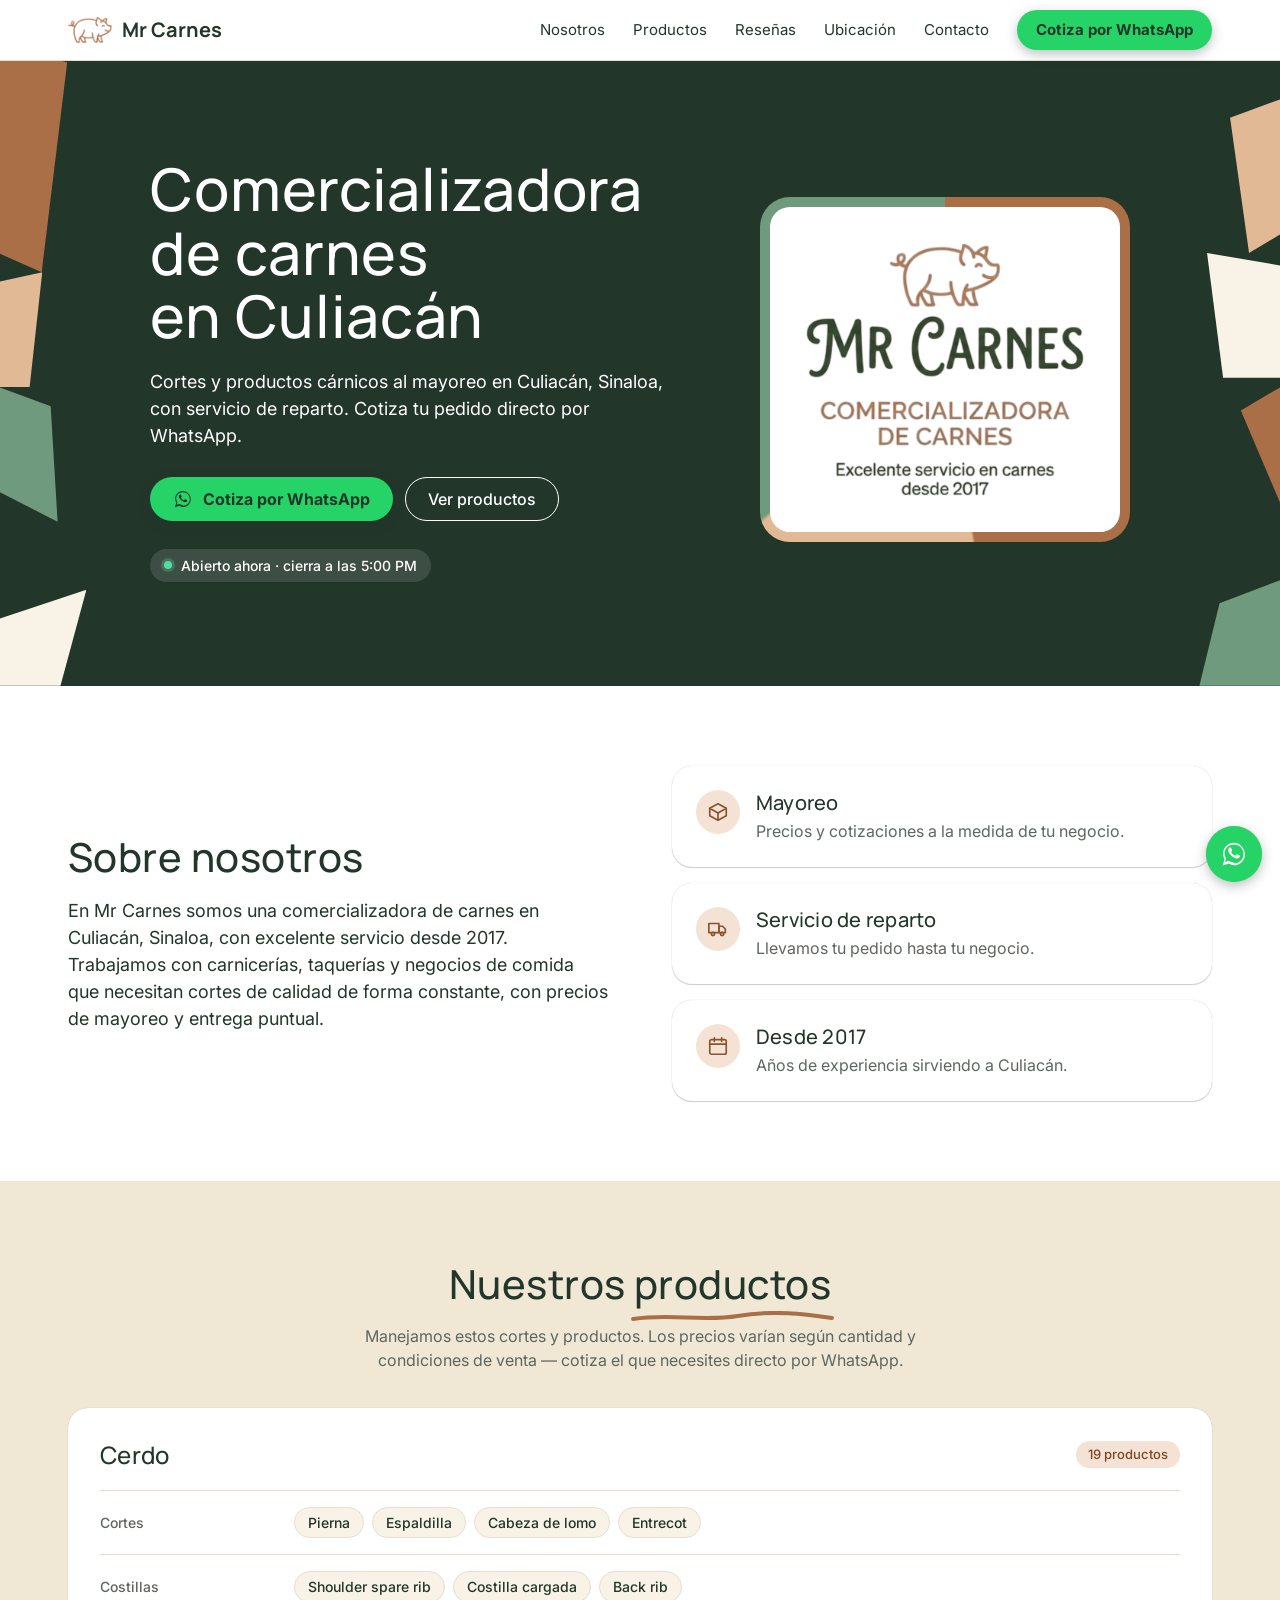
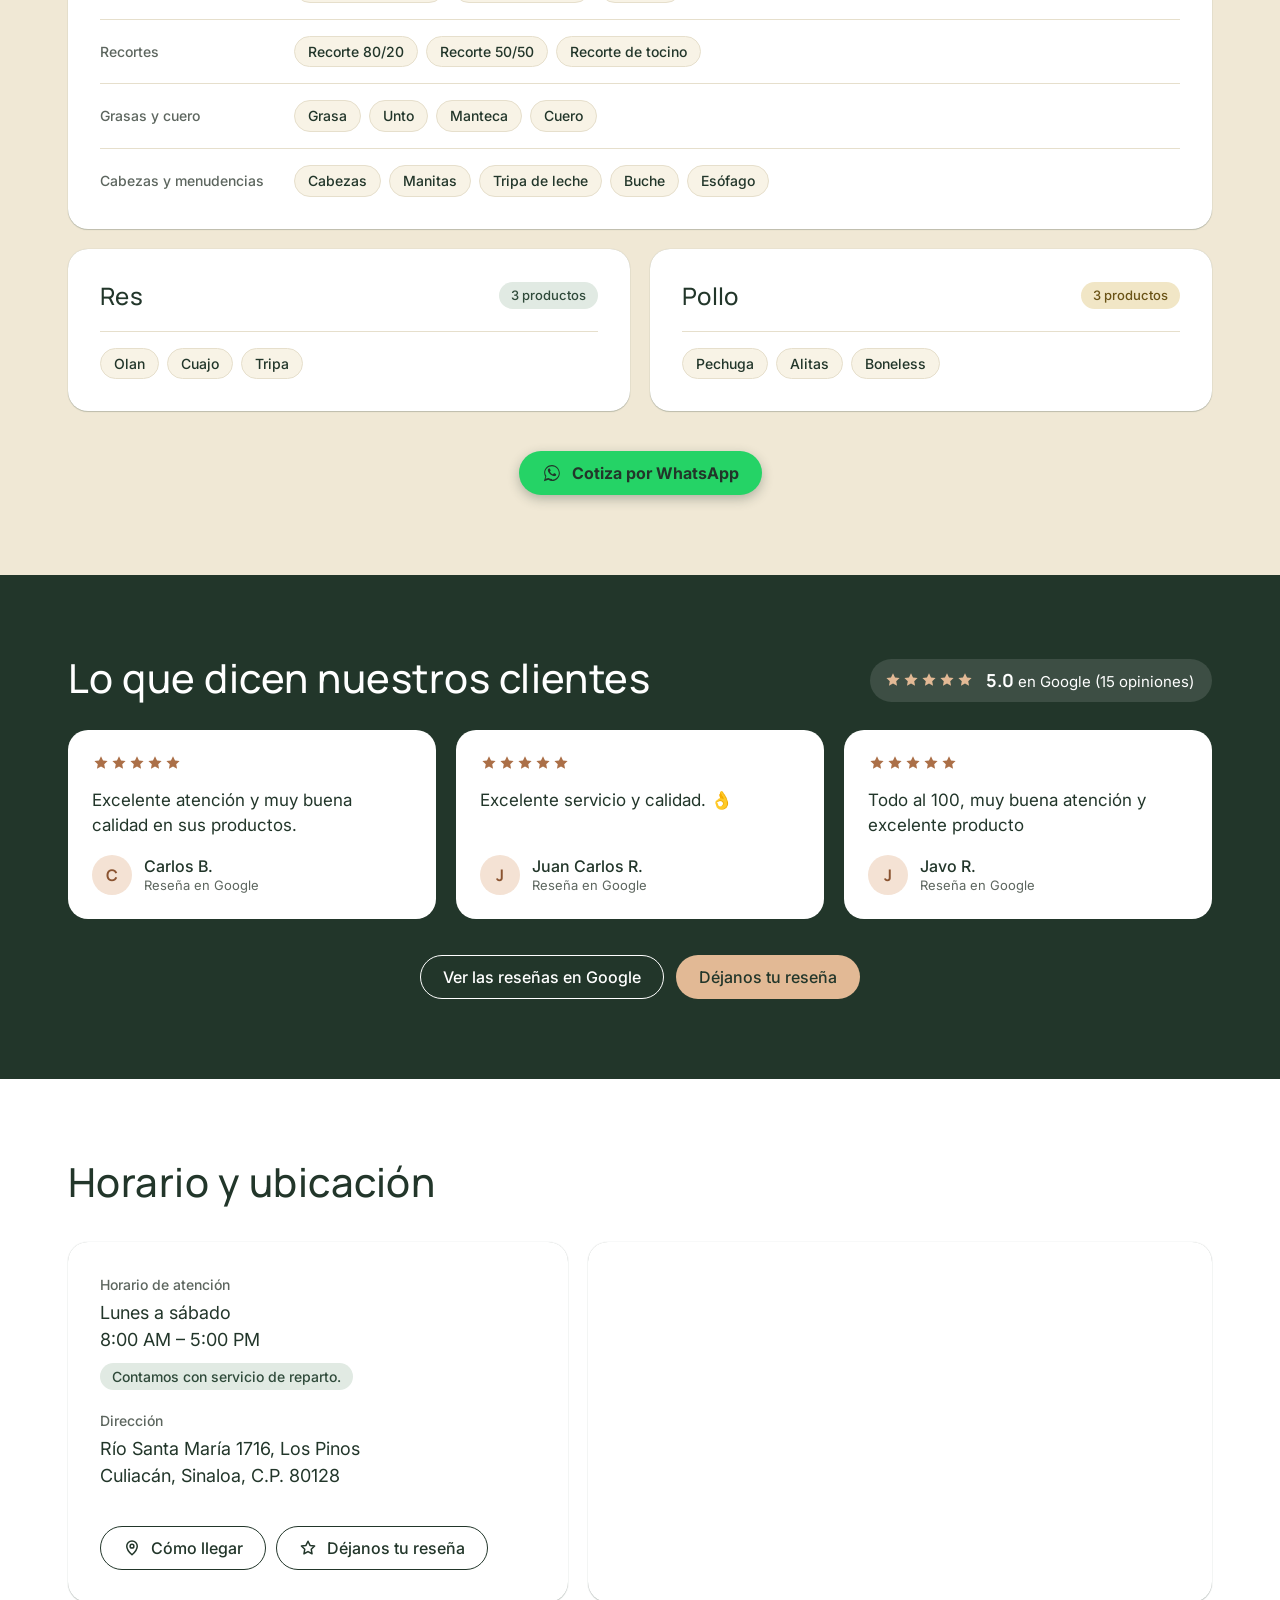
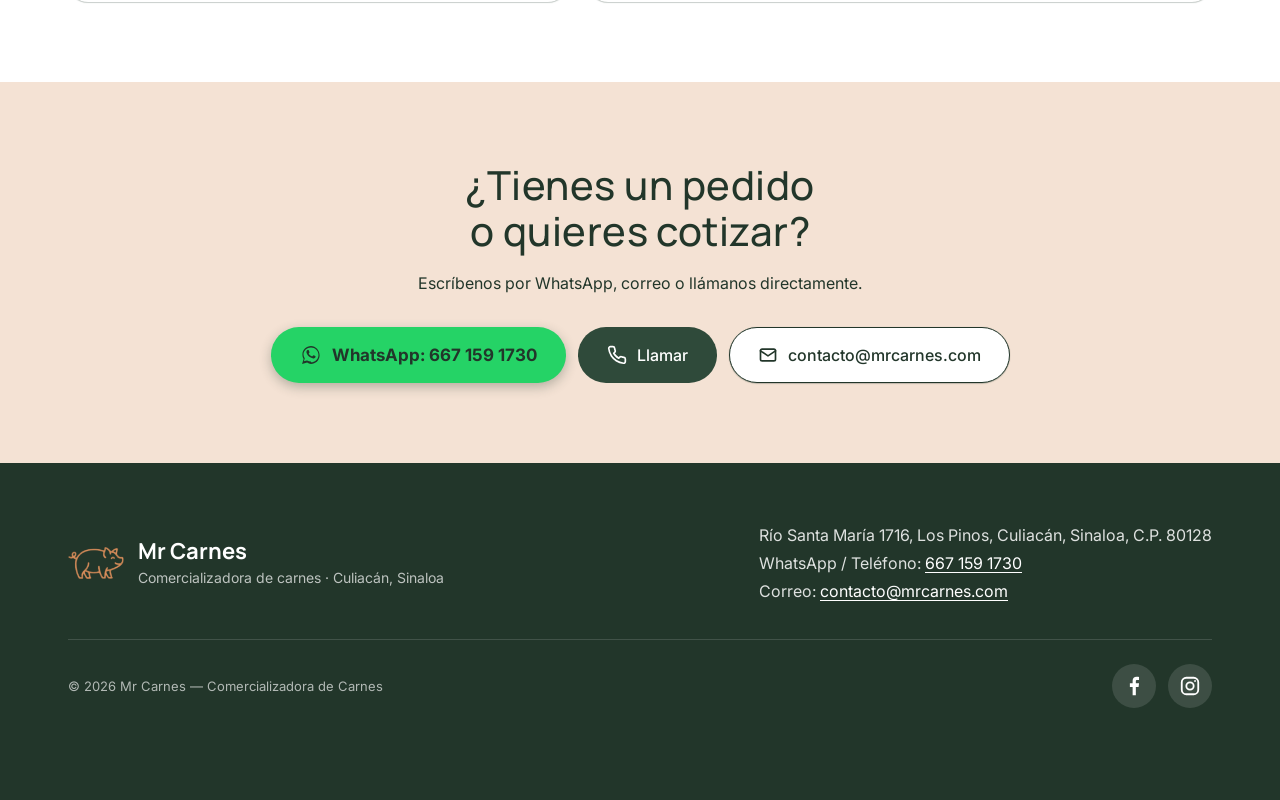
<file: index.html>
<!DOCTYPE html>
<html lang="es">
<head>
<meta charset="UTF-8" />
<meta name="viewport" content="width=device-width, initial-scale=1.0" />
<title>Carnes al mayoreo en Culiacán | Mr Carnes — Cerdo, Res y Pollo</title>
<meta name="description" content="Mr Carnes, comercializadora de carnes al mayoreo en Culiacán, Sinaloa. Cerdo, res y pollo con servicio de reparto. Cotiza por WhatsApp. Desde 2017." />
<meta name="theme-color" content="#ffffff" />
<link rel="canonical" href="https://mrcarnes.com/" />
<link rel="icon" type="image/png" href="assets/favicon.png" />
<meta property="og:type" content="website" />
<meta property="og:locale" content="es_MX" />
<meta property="og:site_name" content="Mr Carnes" />
<meta property="og:title" content="Mr Carnes — Carnes al mayoreo en Culiacán" />
<meta property="og:description" content="Cerdo, res y pollo al mayoreo con servicio de reparto. Cotiza por WhatsApp. Excelente servicio en carnes desde 2017." />
<meta property="og:url" content="https://mrcarnes.com/" />
<meta property="og:image" content="https://mrcarnes.com/assets/logo-fondo.png" />
<script type="application/ld+json">
{
  "@context": "https://schema.org",
  "@type": "LocalBusiness",
  "name": "Mr Carnes",
  "description": "Comercializadora de carnes al mayoreo en Culiacán, Sinaloa. Cerdo, res y pollo con servicio de reparto.",
  "url": "https://mrcarnes.com/",
  "image": "https://mrcarnes.com/assets/logo-fondo.png",
  "telephone": "+526671591730",
  "foundingDate": "2017",
  "hasMap": "https://www.google.com/maps/place/?q=place_id:ChIJV40PADTRvIYRp5NQW2xfBAs",
  "address": {
    "@type": "PostalAddress",
    "streetAddress": "Río Santa María 1716, Los Pinos",
    "addressLocality": "Culiacán",
    "addressRegion": "Sinaloa",
    "postalCode": "80128",
    "addressCountry": "MX"
  },
  "areaServed": { "@type": "City", "name": "Culiacán" },
  "openingHoursSpecification": {
    "@type": "OpeningHoursSpecification",
    "dayOfWeek": ["Monday", "Tuesday", "Wednesday", "Thursday", "Friday", "Saturday"],
    "opens": "08:00",
    "closes": "17:00"
  },
  "sameAs": [
    "https://www.facebook.com/mrcarnesmx",
    "https://www.instagram.com/mrcarnes.mx/"
  ]
}
</script>
<link rel="preload" as="image" href="assets/logo-completo.webp" />
<link rel="preconnect" href="https://fonts.googleapis.com" />
<link rel="preconnect" href="https://fonts.gstatic.com" crossorigin />
<link href="https://fonts.googleapis.com/css2?family=Inter:wght@400;500;700&family=Manrope:wght@400;500;700&display=swap" rel="stylesheet" />
<link rel="stylesheet" href="styles.css" />
</head>
<body>

<svg width="0" height="0" style="position:absolute" aria-hidden="true" focusable="false">
  <defs>
    <symbol id="i-wa" viewBox="0 0 32 32"><path d="M16.001 3C9.11 3 3.5 8.611 3.5 15.5c0 2.31.635 4.47 1.737 6.322L3 29l7.36-2.19A12.44 12.44 0 0 0 16 28.999C22.891 29 28.5 23.39 28.5 16.5S22.891 3 16.001 3Zm0 22.6c-2.03 0-3.93-.56-5.556-1.53l-.398-.235-4.37 1.3 1.317-4.257-.26-.412a10.06 10.06 0 0 1-1.634-5.466C5.1 9.83 9.93 5 16.001 5c6.07 0 10.899 4.83 10.899 10.9 0 6.07-4.83 10.7-10.899 10.7Zm5.99-8.14c-.328-.164-1.94-.958-2.24-1.067-.301-.11-.52-.164-.739.164-.219.328-.848 1.066-1.04 1.286-.191.219-.383.246-.71.082-.328-.164-1.386-.51-2.64-1.628-.976-.87-1.635-1.946-1.826-2.274-.191-.328-.02-.505.144-.668.148-.148.328-.383.492-.575.164-.191.219-.328.328-.547.11-.219.055-.41-.027-.575-.082-.164-.739-1.78-1.013-2.438-.267-.64-.539-.554-.739-.564l-.629-.011c-.219 0-.575.082-.876.41-.301.328-1.15 1.124-1.15 2.74 0 1.615 1.177 3.177 1.34 3.396.164.219 2.317 3.539 5.615 4.963.784.339 1.396.541 1.873.692.787.25 1.503.215 2.07.13.632-.094 1.94-.793 2.213-1.559.273-.766.273-1.422.191-1.559-.082-.137-.301-.219-.629-.383Z"/></symbol>
    <symbol id="i-caja" viewBox="0 0 24 24"><path d="M21 8l-9-5-9 5 9 5 9-5z"/><path d="M3 8v8l9 5 9-5V8"/><path d="M12 13v8"/></symbol>
    <symbol id="i-camion" viewBox="0 0 24 24"><path d="M2 6h11v10H2z"/><path d="M13 9h4l3 3v4h-7z"/><circle cx="6.5" cy="17.5" r="1.8"/><circle cx="16.5" cy="17.5" r="1.8"/></symbol>
    <symbol id="i-calendario" viewBox="0 0 24 24"><rect x="3" y="5" width="18" height="16" rx="2"/><path d="M3 10h18M8 3v4M16 3v4"/></symbol>
    <symbol id="i-telefono" viewBox="0 0 24 24"><path d="M22 16.92v3a2 2 0 0 1-2.18 2 19.79 19.79 0 0 1-8.63-3.07 19.5 19.5 0 0 1-6-6 19.79 19.79 0 0 1-3.07-8.67A2 2 0 0 1 4.11 2h3a2 2 0 0 1 2 1.72 12.84 12.84 0 0 0 .7 2.81 2 2 0 0 1-.45 2.11L8.09 9.91a16 16 0 0 0 6 6l1.27-1.27a2 2 0 0 1 2.11-.45 12.84 12.84 0 0 0 2.81.7A2 2 0 0 1 22 16.92z"/></symbol>
    <symbol id="i-correo" viewBox="0 0 24 24"><rect x="3" y="5" width="18" height="14" rx="2"/><path d="m3 7 9 6 9-6"/></symbol>
    <symbol id="i-ruta" viewBox="0 0 24 24"><path d="M12 21s-7-6.2-7-11.5A7 7 0 0 1 19 9.5C19 14.8 12 21 12 21z"/><circle cx="12" cy="9.5" r="2.5"/></symbol>
    <symbol id="i-estrella" viewBox="0 0 24 24"><path d="m12 3 2.7 5.6 6.1.8-4.5 4.2 1.1 6.1L12 16.8 6.6 19.7l1.1-6.1L3.2 9.4l6.1-.8L12 3z"/></symbol>
    <symbol id="i-cinco-estrellas" viewBox="0 0 120 24"><use href="#i-estrella" x="0" width="24" height="24"/><use href="#i-estrella" x="24" width="24" height="24"/><use href="#i-estrella" x="48" width="24" height="24"/><use href="#i-estrella" x="72" width="24" height="24"/><use href="#i-estrella" x="96" width="24" height="24"/></symbol>
  </defs>
</svg>

<a class="saltar" href="#contenido">Saltar al contenido</a>

<a class="whatsapp-flotante" href="https://wa.me/526671591730?text=Hola%2C%20quiero%20cotizar%20productos%20de%20Mr%20Carnes" target="_blank" rel="noopener" aria-label="Cotizar por WhatsApp">
  <svg width="28" height="28" fill="currentColor" aria-hidden="true"><use href="#i-wa"/></svg>
</a>

<header class="encabezado">
  <div class="contenedor encabezado-interior">
    <a href="#inicio" class="marca" aria-label="Mr Carnes, inicio">
      <img src="assets/marca.png" alt="" width="44" height="25" class="marca-logo" />
      <span class="marca-texto">Mr Carnes</span>
    </a>
    <button class="menu-boton" id="menuBoton" aria-label="Abrir menú" aria-expanded="false" aria-controls="nav">
      <span></span><span></span><span></span>
    </button>
    <nav class="nav" id="nav" aria-label="Principal">
      <a href="#nosotros">Nosotros</a>
      <a href="#productos">Productos</a>
      <a href="#resenas">Reseñas</a>
      <a href="#ubicacion">Ubicación</a>
      <a href="#contacto">Contacto</a>
      <a href="https://wa.me/526671591730?text=Hola%2C%20quiero%20cotizar%20productos%20de%20Mr%20Carnes" target="_blank" rel="noopener" class="boton boton-whatsapp nav-cta">Cotiza por WhatsApp</a>
    </nav>
  </div>
</header>

<main id="contenido">

  <section id="inicio" class="hero">
    <div class="confeti confeti-movil" aria-hidden="true"><span></span><span></span><span></span><span></span><span></span><span></span></div>
    <div class="confeti confeti-escritorio" aria-hidden="true"><span></span><span></span><span></span><span></span><span></span><span></span><span></span><span></span></div>
    <div class="contenedor hero-interior">
      <div class="hero-texto">
        <h1>Comercializadora de carnes en Culiacán</h1>
        <p class="hero-descripcion">Cortes y productos cárnicos al mayoreo en Culiacán, Sinaloa, con servicio de reparto. Cotiza tu pedido directo por WhatsApp.</p>
        <div class="hero-botones">
          <a href="https://wa.me/526671591730?text=Hola%2C%20quiero%20cotizar%20productos%20de%20Mr%20Carnes" target="_blank" rel="noopener" class="boton boton-whatsapp">
            <svg width="20" height="20" fill="currentColor" aria-hidden="true"><use href="#i-wa"/></svg>Cotiza por WhatsApp
          </a>
          <a href="#productos" class="boton boton-secundario">Ver productos</a>
        </div>
        <p class="estado-horario" id="estadoHorario" hidden><span class="punto" aria-hidden="true"></span><span id="estadoTexto"></span></p>
      </div>
      <div class="hero-logo">
        <div class="hero-logo-card">
          <img src="assets/logo-completo.webp" alt="Mr Carnes — Comercializadora de Carnes. Excelente servicio en carnes desde 2017" width="760" height="695" />
        </div>
      </div>
    </div>
  </section>

  <section id="nosotros" class="seccion">
    <div class="contenedor nosotros-grid">
      <div class="nosotros-texto">
        <h2>Sobre nosotros</h2>
        <p class="seccion-texto">
          En Mr Carnes somos una comercializadora de carnes en Culiacán, Sinaloa, con
          excelente servicio desde 2017. Trabajamos con carnicerías, taquerías y negocios
          de comida que necesitan cortes de calidad de forma constante, con precios de
          mayoreo y entrega puntual.
        </p>
      </div>
      <ul class="rasgos">
        <li>
          <span class="rasgo-icono"><svg width="22" height="22" fill="none" stroke="currentColor" stroke-width="1.8" stroke-linecap="round" stroke-linejoin="round" aria-hidden="true"><use href="#i-caja"/></svg></span>
          <div><h3>Mayoreo</h3><p>Precios y cotizaciones a la medida de tu negocio.</p></div>
        </li>
        <li>
          <span class="rasgo-icono"><svg width="22" height="22" fill="none" stroke="currentColor" stroke-width="1.8" stroke-linecap="round" stroke-linejoin="round" aria-hidden="true"><use href="#i-camion"/></svg></span>
          <div><h3>Servicio de reparto</h3><p>Llevamos tu pedido hasta tu negocio.</p></div>
        </li>
        <li>
          <span class="rasgo-icono"><svg width="22" height="22" fill="none" stroke="currentColor" stroke-width="1.8" stroke-linecap="round" stroke-linejoin="round" aria-hidden="true"><use href="#i-calendario"/></svg></span>
          <div><h3>Desde 2017</h3><p>Años de experiencia sirviendo a Culiacán.</p></div>
        </li>
      </ul>
    </div>
  </section>

  <section id="productos" class="seccion seccion-alterna">
    <div class="contenedor">
      <div class="seccion-cabecera seccion-cabecera-centro">
        <h2>Nuestros <span class="subrayado">productos</span></h2>
        <p class="seccion-texto">
          Manejamos estos cortes y productos. Los precios varían según cantidad y
          condiciones de venta — cotiza el que necesites directo por WhatsApp.
        </p>
      </div>
      <div class="catalogo">
        <article class="categoria categoria-cerdo">
          <header class="categoria-cab"><h3>Cerdo</h3><span class="cuenta"></span></header>
          <!-- Lista editable: agrega o quita un <li> dentro del grupo que corresponda. El contador se actualiza solo. -->
          <div class="subgrupo">
            <h4>Cortes</h4>
            <ul class="chips">
              <li>Pierna</li>
              <li>Espaldilla</li>
              <li>Cabeza de lomo</li>
              <li>Entrecot</li>
            </ul>
          </div>
          <div class="subgrupo">
            <h4>Costillas</h4>
            <ul class="chips">
              <li>Shoulder spare rib</li>
              <li>Costilla cargada</li>
              <li>Back rib</li>
            </ul>
          </div>
          <div class="subgrupo">
            <h4>Recortes</h4>
            <ul class="chips">
              <li>Recorte 80/20</li>
              <li>Recorte 50/50</li>
              <li>Recorte de tocino</li>
            </ul>
          </div>
          <div class="subgrupo">
            <h4>Grasas y cuero</h4>
            <ul class="chips">
              <li>Grasa</li>
              <li>Unto</li>
              <li>Manteca</li>
              <li>Cuero</li>
            </ul>
          </div>
          <div class="subgrupo">
            <h4>Cabezas y menudencias</h4>
            <ul class="chips">
              <li>Cabezas</li>
              <li>Manitas</li>
              <li>Tripa de leche</li>
              <li>Buche</li>
              <li>Esófago</li>
            </ul>
          </div>
        </article>
        <div class="categoria-lado">
          <article class="categoria categoria-res">
            <header class="categoria-cab"><h3>Res</h3><span class="cuenta"></span></header>
            <ul class="chips chips-solo">
              <li>Olan</li>
              <li>Cuajo</li>
              <li>Tripa</li>
            </ul>
          </article>
          <article class="categoria categoria-pollo">
            <header class="categoria-cab"><h3>Pollo</h3><span class="cuenta"></span></header>
            <ul class="chips chips-solo">
              <li>Pechuga</li>
              <li>Alitas</li>
              <li>Boneless</li>
            </ul>
          </article>
        </div>
      </div>
      <div class="productos-cta">
        <a href="https://wa.me/526671591730?text=Hola%2C%20quiero%20cotizar%20productos%20de%20Mr%20Carnes" target="_blank" rel="noopener" class="boton boton-whatsapp">
          <svg width="20" height="20" fill="currentColor" aria-hidden="true"><use href="#i-wa"/></svg>Cotiza por WhatsApp
        </a>
      </div>
    </div>
  </section>

  <section id="resenas" class="seccion seccion-resenas">
    <div class="contenedor">
      <!-- Reseñas copiadas de la ficha de Google Maps el 27 de octubre de 2026 (solo se ven 3 sin iniciar sesión). Para sumar otra, duplica un <figure class="resena">. Actualiza la calificación y el total de opiniones cuando cambien. -->
      <div class="resenas-cabecera">
        <h2>Lo que dicen nuestros clientes</h2>
        <p class="resenas-resumen">
          <svg class="estrellas" width="90" height="18" fill="currentColor" role="img" aria-label="5 de 5 estrellas"><use href="#i-cinco-estrellas"/></svg>
          <span><strong>5.0</strong> en Google (15 opiniones)</span>
        </p>
      </div>
      <div class="resenas-grid">
        <figure class="resena">
          <svg class="estrellas" width="90" height="18" fill="currentColor" role="img" aria-label="5 de 5 estrellas"><use href="#i-cinco-estrellas"/></svg>
          <blockquote><p>Excelente atención y muy buena calidad en sus productos.</p></blockquote>
          <figcaption>
            <span class="resena-inicial" aria-hidden="true">C</span>
            <span><span class="resena-nombre">Carlos B.</span><span class="resena-fuente">Reseña en Google</span></span>
          </figcaption>
        </figure>
        <figure class="resena">
          <svg class="estrellas" width="90" height="18" fill="currentColor" role="img" aria-label="5 de 5 estrellas"><use href="#i-cinco-estrellas"/></svg>
          <blockquote><p>Excelente servicio y calidad. 👌</p></blockquote>
          <figcaption>
            <span class="resena-inicial" aria-hidden="true">J</span>
            <span><span class="resena-nombre">Juan Carlos R.</span><span class="resena-fuente">Reseña en Google</span></span>
          </figcaption>
        </figure>
        <figure class="resena">
          <svg class="estrellas" width="90" height="18" fill="currentColor" role="img" aria-label="5 de 5 estrellas"><use href="#i-cinco-estrellas"/></svg>
          <blockquote><p>Todo al 100, muy buena atención y excelente producto</p></blockquote>
          <figcaption>
            <span class="resena-inicial" aria-hidden="true">J</span>
            <span><span class="resena-nombre">Javo R.</span><span class="resena-fuente">Reseña en Google</span></span>
          </figcaption>
        </figure>
      </div>
      <div class="resenas-cta">
        <a href="https://www.google.com/maps/place/?q=place_id:ChIJV40PADTRvIYRp5NQW2xfBAs" target="_blank" rel="noopener" class="boton boton-secundario">Ver las reseñas en Google</a>
        <a href="https://g.page/r/CaeTUFtsXwQLECE/review" target="_blank" rel="noopener" class="boton boton-primario">Déjanos tu reseña</a>
      </div>
    </div>
  </section>

  <section id="ubicacion" class="seccion">
    <div class="contenedor">
      <div class="seccion-cabecera">
        <h2>Horario y ubicación</h2>
      </div>
      <div class="ubicacion-grid">
        <div class="ubicacion-info">
          <dl class="datos">
            <div>
              <dt>Horario de atención</dt>
              <dd>Lunes a sábado<br />8:00 AM – 5:00 PM<br /><strong class="ubicacion-nota">Contamos con servicio de reparto.</strong></dd>
            </div>
            <div>
              <dt>Dirección</dt>
              <dd>Río Santa María 1716, Los Pinos<br />Culiacán, Sinaloa, C.P. 80128</dd>
            </div>
          </dl>
          <div class="ubicacion-botones">
            <a href="https://www.google.com/maps/dir/?api=1&amp;destination=Mr+Carnes+Culiac%C3%A1n&amp;destination_place_id=ChIJV40PADTRvIYRp5NQW2xfBAs" target="_blank" rel="noopener" class="boton boton-contorno">
              <svg width="18" height="18" fill="none" stroke="currentColor" stroke-width="2" stroke-linecap="round" stroke-linejoin="round" aria-hidden="true"><use href="#i-ruta"/></svg>Cómo llegar
            </a>
            <a href="https://g.page/r/CaeTUFtsXwQLECE/review" target="_blank" rel="noopener" class="boton boton-contorno">
              <svg width="18" height="18" fill="none" stroke="currentColor" stroke-width="2" stroke-linecap="round" stroke-linejoin="round" aria-hidden="true"><use href="#i-estrella"/></svg>Déjanos tu reseña
            </a>
          </div>
        </div>
        <div class="ubicacion-mapa">
          <iframe
            title="Ubicación de Mr Carnes"
            src="https://www.google.com/maps?q=R%C3%ADo+Santa+Mar%C3%ADa+1716,+Los+Pinos,+Culiac%C3%A1n,+Sinaloa,+80128&output=embed"
            loading="lazy"
            referrerpolicy="no-referrer-when-downgrade">
          </iframe>
        </div>
      </div>
    </div>
  </section>

  <section id="contacto" class="seccion seccion-contacto">
    <div class="contenedor">
      <div class="cta-card">
        <h2>¿Tienes un pedido o quieres cotizar?</h2>
        <p class="cta-texto">Escríbenos por WhatsApp, correo o llámanos directamente.</p>
        <div class="contacto-botones">
          <a href="https://wa.me/526671591730?text=Hola%2C%20quiero%20cotizar%20productos%20de%20Mr%20Carnes" target="_blank" rel="noopener" class="boton boton-whatsapp boton-grande">
            <svg width="22" height="22" fill="currentColor" aria-hidden="true"><use href="#i-wa"/></svg>WhatsApp: 667 159 1730
          </a>
          <a href="tel:+526671591730" class="boton boton-primario boton-grande">
            <svg width="20" height="20" fill="none" stroke="currentColor" stroke-width="2" stroke-linecap="round" stroke-linejoin="round" aria-hidden="true"><use href="#i-telefono"/></svg>Llamar
          </a>
          <a href="mailto:contacto@mrcarnes.com" class="boton boton-contorno boton-grande">
            <svg width="20" height="20" fill="none" stroke="currentColor" stroke-width="2" stroke-linecap="round" stroke-linejoin="round" aria-hidden="true"><use href="#i-correo"/></svg>contacto@mrcarnes.com
          </a>
        </div>
      </div>
    </div>
  </section>

</main>

<footer class="pie">
  <div class="contenedor">
    <div class="pie-grid">
      <div class="pie-marca">
        <img src="assets/marca.png" alt="" width="56" height="32" />
        <div>
          <p class="pie-nombre">Mr Carnes</p>
          <p class="pie-lema">Comercializadora de carnes · Culiacán, Sinaloa</p>
        </div>
      </div>
      <div class="pie-info">
        <p>Río Santa María 1716, Los Pinos, Culiacán, Sinaloa, C.P. 80128</p>
        <p>WhatsApp / Teléfono: <a href="tel:+526671591730">667 159 1730</a></p>
        <p>Correo: <a href="mailto:contacto@mrcarnes.com">contacto@mrcarnes.com</a></p>
      </div>
    </div>
    <div class="pie-base">
      <p class="pie-copyright">&copy; <span id="anioActual"></span> Mr Carnes — Comercializadora de Carnes</p>
      <div class="pie-redes">
        <a href="https://www.facebook.com/mrcarnesmx" target="_blank" rel="noopener" aria-label="Facebook de Mr Carnes">
          <svg viewBox="0 0 24 24" width="22" height="22" fill="currentColor" aria-hidden="true"><path d="M14 9V7c0-1 .3-1.5 1.7-1.5H17.5V2.2C17 2.1 16 2 14.8 2 12.2 2 10.5 3.6 10.5 6.4V9H7.5v4h3v9H14v-9h3l.5-4H14Z"/></svg>
        </a>
        <a href="https://www.instagram.com/mrcarnes.mx/" target="_blank" rel="noopener" aria-label="Instagram de Mr Carnes">
          <svg viewBox="0 0 24 24" width="22" height="22" fill="none" stroke="currentColor" stroke-width="2" stroke-linecap="round" stroke-linejoin="round" aria-hidden="true"><rect x="3" y="3" width="18" height="18" rx="5"/><circle cx="12" cy="12" r="4"/><circle cx="17.5" cy="6.5" r="1" fill="currentColor" stroke="none"/></svg>
        </a>
      </div>
    </div>
  </div>
</footer>

<script src="script.js"></script>
</body>
</html>
</file>
<file: styles.css>
:root {
  --verde: #2f4a3a;
  --verde-hover: #22362a;
  --verde-claro: #e1eae3;
  --tinta: #22362a;
  --texto-suave: #5d665f;
  --blanco: #ffffff;
  --crema: #f8f3e6;
  --arena-fondo: #f0e8d5;
  --linea: #e6dfcc;
  --terracota: #ab6f47;
  --terracota-texto: #8a5330;
  --terracota-claro: #f4e2d4;
  --arena: #e2b995;
  --arena-hover: #d6a97f;
  --salvia: #6f9a7e;
  --whatsapp: #25d366;
  --whatsapp-hover: #1ebe5a;
  --confeti: conic-gradient(var(--terracota) 170deg, var(--arena) 171deg, var(--arena) 230deg, var(--salvia) 231deg, var(--salvia) 360deg);
  --sombra: rgba(34, 54, 42, 0.28) 0 0 1px 0, rgba(34, 54, 42, 0.22) 0 1px 1px 0;
  --radio: 20px;
  --fuente-titulo: "Manrope", ui-sans-serif, system-ui, -apple-system, "Segoe UI", Roboto, sans-serif;
  --fuente: "Inter", ui-sans-serif, system-ui, -apple-system, "Segoe UI", Roboto, sans-serif;
}

* {
  box-sizing: border-box;
}

@media (prefers-reduced-motion: no-preference) {
  html {
    scroll-behavior: smooth;
  }
}

body {
  margin: 0;
  font-family: var(--fuente);
  font-size: 16px;
  color: var(--tinta);
  background: var(--blanco);
  line-height: 1.5;
  -webkit-font-smoothing: antialiased;
}

img {
  max-width: 100%;
  display: block;
}

a {
  color: inherit;
}

section[id] {
  scroll-margin-top: 68px;
}

:focus-visible {
  outline: 3px solid var(--verde);
  outline-offset: 3px;
}

.contenedor {
  width: 100%;
  max-width: 1200px;
  margin: 0 auto;
  padding: 0 20px;
}

h1, h2, h3 {
  font-family: var(--fuente-titulo);
  font-weight: 500;
  color: var(--tinta);
  line-height: 1.2;
  letter-spacing: 0.012em;
  text-wrap: balance;
  margin: 0;
}

h2 {
  font-size: clamp(1.75rem, 3.6vw, 2.5rem);
  line-height: 1.17;
}

h3 {
  font-size: 1.25rem;
  line-height: 1.25;
}

.saltar {
  position: absolute;
  left: 12px;
  top: -60px;
  z-index: 300;
  background: var(--tinta);
  color: var(--blanco);
  padding: 10px 16px;
  border-radius: 10px;
  text-decoration: none;
}

.saltar:focus {
  top: 12px;
}

/* Botones */

.boton {
  display: inline-flex;
  align-items: center;
  justify-content: center;
  gap: 10px;
  min-height: 44px;
  padding: 10px 22px;
  border-radius: 999px;
  border: 1px solid transparent;
  font-family: var(--fuente);
  font-size: 1rem;
  font-weight: 500;
  line-height: 1.25;
  text-decoration: none;
  cursor: pointer;
  transition: background-color 0.15s ease, color 0.15s ease, border-color 0.15s ease;
}

.boton-primario {
  background: var(--verde);
  color: var(--blanco);
}

.boton-primario:hover {
  background: var(--verde-hover);
}

/* Cotizar por WhatsApp: el botón que más se quiere destacar, en el verde de WhatsApp */
.boton-whatsapp {
  background: var(--whatsapp);
  color: var(--tinta);
  font-weight: 700;
  box-shadow: rgba(34, 54, 42, 0.3) 0 4px 12px;
}

.boton-whatsapp:hover {
  background: var(--whatsapp-hover);
}

.boton-secundario {
  background: transparent;
  color: var(--blanco);
  border-color: var(--blanco);
}

.boton-secundario:hover {
  background: rgba(255, 255, 255, 0.14);
}

.boton-contorno {
  background: transparent;
  color: var(--tinta);
  border-color: var(--tinta);
}

.boton-contorno:hover {
  background: var(--crema);
}

.boton-grande {
  padding: 14px 28px;
}

/* Encabezado */

.encabezado {
  position: sticky;
  top: 0;
  z-index: 100;
  background: var(--blanco);
  border-bottom: 1px solid var(--linea);
}

.encabezado-interior {
  display: flex;
  align-items: center;
  justify-content: space-between;
  height: 60px;
}

.marca {
  display: flex;
  align-items: center;
  gap: 10px;
  text-decoration: none;
}

.marca-logo {
  width: 44px;
  height: auto;
}

.marca-texto {
  font-family: var(--fuente-titulo);
  font-weight: 700;
  font-size: 1.25rem;
  color: var(--tinta);
}

.nav {
  display: none;
  align-items: center;
  gap: 28px;
}

.nav a {
  text-decoration: none;
  color: var(--tinta);
  font-size: 0.9375rem;
}

.nav a:not(.boton):hover {
  text-decoration: underline;
  text-underline-offset: 5px;
}

.nav .nav-cta {
  min-height: 40px;
  padding: 8px 18px;
}

.menu-boton {
  display: flex;
  flex-direction: column;
  justify-content: center;
  gap: 5px;
  width: 44px;
  height: 44px;
  padding: 0 10px;
  background: none;
  border: none;
  border-radius: 10px;
  cursor: pointer;
}

.menu-boton span {
  display: block;
  height: 2px;
  background: var(--tinta);
  border-radius: 2px;
}

/* En celular el logo va al centro del encabezado y el menú a la derecha */
@media (max-width: 859px) {
  .encabezado-interior {
    display: grid;
    grid-template-columns: 44px 1fr 44px;
  }

  .encabezado-interior::before {
    content: "";
  }

  .marca {
    justify-self: center;
  }
}

.nav.abierto {
  display: flex;
  flex-direction: column;
  align-items: flex-start;
  gap: 18px;
  position: absolute;
  top: 60px;
  left: 0;
  right: 0;
  background: var(--blanco);
  padding: 22px 20px 26px;
  border-bottom: 1px solid var(--linea);
  box-shadow: rgba(34, 54, 42, 0.16) 0 12px 24px;
}

/* Inicio */

.hero {
  --u: clamp(8px, 1.5vw, 20px);
  position: relative;
  overflow: hidden;
  background: var(--tinta);
  color: var(--blanco);
  padding: 64px 0 56px;
}

.hero :focus-visible {
  outline-color: var(--blanco);
}

.hero-interior {
  position: relative;
  z-index: 1;
  display: grid;
  gap: 44px;
}

.hero h1 {
  color: var(--blanco);
  font-size: clamp(2rem, 4.6vw, 4rem);
  line-height: 1.08;
  margin-bottom: 20px;
  overflow-wrap: break-word;
}

.hero-descripcion {
  max-width: 48ch;
  margin: 0 0 28px;
  font-size: 1.125rem;
  color: var(--blanco);
}

.hero-botones {
  display: flex;
  flex-wrap: wrap;
  gap: 12px;
}

.estado-horario {
  display: inline-flex;
  align-items: center;
  gap: 9px;
  margin: 28px 0 0;
  padding: 6px 14px;
  border-radius: 999px;
  background: rgba(255, 255, 255, 0.12);
  font-size: 0.875rem;
  font-weight: 500;
  color: var(--blanco);
}

.estado-horario[hidden] {
  display: none;
}

.estado-horario .punto {
  width: 8px;
  height: 8px;
  border-radius: 50%;
  background: #57d9a3;
  box-shadow: 0 0 0 3px rgba(87, 217, 163, 0.25);
}

.estado-horario.cerrado .punto {
  background: #9fa2a8;
  box-shadow: 0 0 0 3px rgba(159, 162, 168, 0.25);
}

.hero-logo {
  width: min(100%, 340px);
  padding: 10px;
  border-radius: 30px;
  background: var(--confeti);
}

.hero-logo-card {
  background: var(--blanco);
  border-radius: var(--radio);
  padding: 22px;
}

.hero-logo-card img {
  width: 100%;
  height: auto;
}

/* Confeti geométrico: marco decorativo del hero */

.confeti {
  position: absolute;
  inset: 0;
  pointer-events: none;
}

.confeti span {
  position: absolute;
  display: block;
}

.confeti-escritorio {
  display: none;
}

.confeti-movil span:nth-child(1) {
  background: var(--terracota);
  left: 0;
  top: 0;
  width: 34%;
  height: 14px;
  clip-path: polygon(0 0, 100% 0, 90% 100%, 0 100%);
}

.confeti-movil span:nth-child(2) {
  background: var(--arena);
  left: 30%;
  top: 0;
  width: 20%;
  height: 24px;
  clip-path: polygon(0 0, 100% 0, 72% 100%, 10% 100%);
}

.confeti-movil span:nth-child(3) {
  background: var(--salvia);
  left: 47%;
  top: 0;
  width: 26%;
  height: 12px;
  clip-path: polygon(8% 0, 100% 0, 100% 100%, 0 100%);
}

.confeti-movil span:nth-child(4) {
  background: var(--crema);
  right: 0;
  top: 0;
  width: 24%;
  height: 20px;
  clip-path: polygon(0 0, 100% 0, 100% 100%, 22% 100%);
}

.confeti-movil span:nth-child(5) {
  background: var(--terracota);
  right: 0;
  bottom: 0;
  width: 72px;
  height: 48px;
  clip-path: polygon(100% 0, 30% 26%, 0 100%, 100% 100%);
}

.confeti-movil span:nth-child(6) {
  background: var(--arena);
  left: 0;
  bottom: 0;
  width: 56px;
  height: 34px;
  clip-path: polygon(0 0, 100% 40%, 80% 100%, 0 100%);
}

/* Secciones */

.seccion {
  padding: 64px 0;
}

.seccion-alterna {
  background: var(--arena-fondo);
}

.seccion-cabecera {
  margin-bottom: 36px;
}

.seccion-cabecera-centro {
  text-align: center;
}

.seccion-cabecera-centro .seccion-texto {
  margin-left: auto;
  margin-right: auto;
}

.seccion-texto {
  margin: 16px 0 0;
  max-width: 60ch;
  color: var(--texto-suave);
}

/* Subrayado amarillo hecho a mano, solo en el título de productos */

.subrayado {
  position: relative;
  white-space: nowrap;
}

.subrayado::after {
  content: "";
  position: absolute;
  left: -2%;
  right: -2%;
  bottom: -0.3em;
  height: 0.3em;
  background: url("data:image/svg+xml,%3Csvg xmlns='http://www.w3.org/2000/svg' viewBox='0 0 200 12' preserveAspectRatio='none'%3E%3Cpath d='M3 8 C 40 2, 70 11, 105 5 S 170 3, 197 7' fill='none' stroke='%23ab6f47' stroke-width='4' stroke-linecap='round' vector-effect='non-scaling-stroke'/%3E%3C/svg%3E") center / 100% 100% no-repeat;
}

/* Nosotros */

.nosotros-grid {
  display: grid;
  gap: 32px;
}

.nosotros-texto .seccion-texto {
  font-size: 1.125rem;
  color: var(--tinta);
}

.rasgos {
  list-style: none;
  margin: 0;
  padding: 0;
  display: grid;
  gap: 16px;
}

.rasgos li {
  display: flex;
  gap: 16px;
  align-items: flex-start;
  background: var(--blanco);
  border-radius: var(--radio);
  padding: 24px;
  box-shadow: var(--sombra);
}

.rasgo-icono {
  flex: none;
  width: 44px;
  height: 44px;
  border-radius: 50%;
  display: flex;
  align-items: center;
  justify-content: center;
  background: var(--terracota-claro);
  color: var(--terracota-texto);
}

.rasgos h3 {
  margin-bottom: 4px;
}

.rasgos p {
  margin: 0;
  color: var(--texto-suave);
}

/* Catálogo */

.catalogo {
  display: grid;
  gap: 20px;
}

.categoria-lado {
  display: grid;
  gap: 20px;
}

.categoria {
  background: var(--blanco);
  border-radius: var(--radio);
  padding: 24px;
  box-shadow: var(--sombra);
}

.categoria-cab {
  display: flex;
  justify-content: space-between;
  align-items: center;
  gap: 12px;
  margin-bottom: 20px;
}

.categoria-cab h3 {
  font-size: 1.5rem;
}

.cuenta {
  padding: 4px 12px;
  border-radius: 999px;
  background: var(--crema);
  color: var(--texto-suave);
  font-size: 0.8125rem;
  font-weight: 500;
  white-space: nowrap;
}

.categoria-cerdo .cuenta {
  background: var(--terracota-claro);
  color: #7a4726;
}

.categoria-res .cuenta {
  background: var(--verde-claro);
  color: var(--verde);
}

.categoria-pollo .cuenta {
  background: #f1e6c6;
  color: #6a5316;
}

.subgrupo {
  display: grid;
  gap: 10px;
  padding: 16px 0;
  border-top: 1px solid var(--linea);
}

.subgrupo:last-child {
  padding-bottom: 0;
}

.subgrupo h4 {
  margin: 0;
  padding-top: 6px;
  font-family: var(--fuente);
  font-size: 0.875rem;
  font-weight: 500;
  line-height: 1.4;
  color: var(--texto-suave);
}

.chips {
  list-style: none;
  margin: 0;
  padding: 0;
  display: flex;
  flex-wrap: wrap;
  gap: 8px;
}

.chips-solo {
  padding-top: 16px;
  border-top: 1px solid var(--linea);
}

.chips li {
  background: var(--crema);
  border: 1px solid var(--linea);
  border-radius: 999px;
  padding: 5px 13px;
  font-size: 0.875rem;
  font-weight: 500;
  line-height: 1.4;
}

.productos-cta {
  text-align: center;
  margin-top: 40px;
}

/* Ubicación */

.ubicacion-grid {
  display: grid;
  gap: 20px;
}

.ubicacion-info {
  background: var(--blanco);
  border-radius: var(--radio);
  padding: 24px;
  box-shadow: var(--sombra);
  display: flex;
  flex-direction: column;
  gap: 24px;
}

.datos {
  margin: 0;
  display: grid;
  gap: 20px;
}

.datos dt {
  font-size: 0.875rem;
  font-weight: 500;
  color: var(--texto-suave);
  margin-bottom: 4px;
}

.datos dd {
  margin: 0;
  font-size: 1.125rem;
}

.ubicacion-nota {
  display: inline-block;
  margin-top: 10px;
  padding: 3px 12px;
  border-radius: 999px;
  background: var(--verde-claro);
  color: var(--verde);
  font-size: 0.875rem;
  font-weight: 500;
}

.ubicacion-botones {
  display: flex;
  flex-wrap: wrap;
  gap: 10px;
  margin-top: auto;
}

.ubicacion-mapa {
  border-radius: var(--radio);
  overflow: hidden;
  box-shadow: var(--sombra);
  min-height: 300px;
}

.ubicacion-mapa iframe {
  width: 100%;
  height: 100%;
  min-height: 300px;
  border: 0;
  display: block;
}

/* Contacto */

.seccion-contacto {
  background: var(--terracota-claro);
  text-align: center;
}

.cta-card h2 {
  max-width: 22ch;
  margin: 0 auto;
}

.cta-texto {
  margin: 16px auto 32px;
  max-width: 48ch;
}

.contacto-botones {
  display: flex;
  flex-wrap: wrap;
  gap: 12px;
  justify-content: center;
}

/* WhatsApp es el protagonista; Llamar va en verde oscuro y el correo en blanco para que se distingan entre sí y del fondo */
.contacto-botones .boton-whatsapp {
  min-height: 56px;
  font-size: 1.0625rem;
}

.seccion-contacto .boton-contorno {
  background: var(--blanco);
  box-shadow: var(--sombra);
}

.seccion-contacto .boton-contorno:hover {
  background: var(--crema);
}

@media (max-width: 559px) {
  .contacto-botones {
    flex-direction: column;
    align-items: stretch;
    max-width: 360px;
    margin: 0 auto;
  }
}

/* Pie */

.pie {
  background: var(--tinta);
  color: rgba(255, 255, 255, 0.85);
  padding: 56px 0 92px;
}

.pie :focus-visible {
  outline-color: var(--blanco);
}

.pie-grid {
  display: grid;
  gap: 24px;
}

.pie-marca {
  display: flex;
  align-items: center;
  gap: 14px;
}

.pie-marca img {
  width: 56px;
  height: auto;
  filter: brightness(1.3);
}

.pie-nombre {
  margin: 0;
  font-family: var(--fuente-titulo);
  font-weight: 700;
  font-size: 1.375rem;
  color: var(--blanco);
  line-height: 1.1;
}

.pie-lema {
  margin: 4px 0 0;
  font-size: 0.875rem;
  color: rgba(255, 255, 255, 0.7);
}

.pie-info p {
  margin: 4px 0;
}

.pie a {
  color: var(--blanco);
  text-decoration: underline;
  text-underline-offset: 3px;
}

.pie-base {
  display: flex;
  flex-wrap: wrap;
  justify-content: space-between;
  align-items: center;
  gap: 16px;
  margin-top: 32px;
  padding-top: 24px;
  border-top: 1px solid rgba(255, 255, 255, 0.14);
}

.pie-copyright {
  margin: 0;
  font-size: 0.8125rem;
  color: rgba(255, 255, 255, 0.65);
}

.pie-redes {
  display: flex;
  gap: 12px;
}

.pie .pie-redes a {
  width: 44px;
  height: 44px;
  border-radius: 50%;
  background: rgba(255, 255, 255, 0.12);
  display: flex;
  align-items: center;
  justify-content: center;
  text-decoration: none;
  transition: background-color 0.15s ease;
}

.pie .pie-redes a:hover {
  background: rgba(255, 255, 255, 0.24);
}

/* Botón flotante de WhatsApp */

.whatsapp-flotante {
  position: fixed;
  right: 18px;
  bottom: 18px;
  z-index: 200;
  width: 56px;
  height: 56px;
  border-radius: 50%;
  background: var(--whatsapp);
  color: var(--blanco);
  display: flex;
  align-items: center;
  justify-content: center;
  box-shadow: rgba(34, 54, 42, 0.3) 0 4px 12px, rgba(34, 54, 42, 0.25) 0 0 1px;
  text-decoration: none;
  transition: background-color 0.15s ease;
}

.whatsapp-flotante:hover {
  background: var(--whatsapp-hover);
}

.whatsapp-flotante:focus-visible {
  outline-color: var(--tinta);
}

@media (max-width: 479px) {
  .hero-botones .boton {
    flex: 1 1 100%;
  }
}

/* Escritorio */

@media (min-width: 860px) {
  .contenedor {
    padding: 0 28px;
  }

  .nav {
    display: flex;
  }

  .menu-boton {
    display: none;
  }

  .hero {
    padding: 96px 0 104px;
  }

  .hero .contenedor {
    padding-inline: calc(var(--u) * 4.5 + 24px);
  }

  .hero-interior {
    grid-template-columns: 1.2fr 0.8fr;
    gap: 56px;
    align-items: center;
  }

  .hero-logo {
    justify-self: center;
    width: min(100%, 420px);
  }

  .hero-logo-card {
    padding: 30px;
  }

  .confeti-movil {
    display: none;
  }

  .confeti-escritorio {
    display: block;
  }

  .confeti-escritorio span:nth-child(1) {
    background: var(--terracota);
    left: 0;
    top: calc(var(--u) * -1);
    width: calc(var(--u) * 3.5);
    height: calc(var(--u) * 12);
    clip-path: polygon(0 0, 100% 9%, 62% 100%, 0 92%);
  }

  .confeti-escritorio span:nth-child(2) {
    background: var(--arena);
    left: 0;
    top: calc(var(--u) * 11);
    width: calc(var(--u) * 2.2);
    height: calc(var(--u) * 6);
    clip-path: polygon(0 8%, 100% 0, 70% 100%, 0 100%);
  }

  .confeti-escritorio span:nth-child(3) {
    background: var(--salvia);
    left: 0;
    top: calc(var(--u) * 17);
    width: calc(var(--u) * 3);
    height: calc(var(--u) * 7);
    clip-path: polygon(0 0, 88% 14%, 100% 100%, 0 78%);
  }

  .confeti-escritorio span:nth-child(4) {
    background: var(--crema);
    left: 0;
    bottom: 0;
    width: calc(var(--u) * 4.5);
    height: calc(var(--u) * 5);
    clip-path: polygon(0 30%, 100% 0, 70% 100%, 0 100%);
  }

  .confeti-escritorio span:nth-child(5) {
    background: var(--arena);
    right: 0;
    top: calc(var(--u) * 2);
    width: calc(var(--u) * 2.6);
    height: calc(var(--u) * 8);
    clip-path: polygon(100% 0, 0 12%, 38% 100%, 100% 88%);
  }

  .confeti-escritorio span:nth-child(6) {
    background: var(--crema);
    right: 0;
    top: calc(var(--u) * 10);
    width: calc(var(--u) * 3.8);
    height: calc(var(--u) * 6.5);
    clip-path: polygon(100% 10%, 0 0, 22% 100%, 100% 100%);
  }

  .confeti-escritorio span:nth-child(7) {
    background: var(--terracota);
    right: 0;
    top: calc(var(--u) * 17);
    width: calc(var(--u) * 2.4);
    height: calc(var(--u) * 6);
    clip-path: polygon(100% 0, 15% 20%, 100% 100%);
  }

  .confeti-escritorio span:nth-child(8) {
    background: var(--salvia);
    right: 0;
    bottom: 0;
    width: calc(var(--u) * 4.2);
    height: calc(var(--u) * 5.5);
    clip-path: polygon(100% 0, 25% 22%, 0 100%, 100% 100%);
  }

  .seccion {
    padding: 80px 0;
  }

  .nosotros-grid {
    grid-template-columns: 1fr 1fr;
    gap: 64px;
    align-items: center;
  }

  .categoria {
    padding: 32px;
  }

  .categoria-lado {
    grid-template-columns: 1fr 1fr;
  }

  .subgrupo {
    grid-template-columns: 170px 1fr;
    gap: 24px;
    align-items: start;
  }

  .ubicacion-grid {
    grid-template-columns: 1fr 1.25fr;
  }

  .ubicacion-info {
    padding: 32px;
  }

  .ubicacion-mapa {
    min-height: 360px;
  }

  .pie-grid {
    grid-template-columns: 1fr 1fr;
    align-items: center;
  }

  .pie-info {
    justify-self: end;
  }
}

/* Reseñas */

.seccion-resenas {
  background: var(--tinta);
  color: var(--blanco);
}

.seccion-resenas :focus-visible {
  outline-color: var(--blanco);
}

.seccion-resenas h2 {
  color: var(--blanco);
}

.resenas-cabecera {
  display: grid;
  justify-items: center;
  gap: 18px;
  margin-bottom: 28px;
  text-align: center;
}

.resenas-cabecera h2 {
  max-width: 15ch;
  margin: 0;
}

.resenas-resumen {
  display: flex;
  flex-direction: column;
  align-items: center;
  gap: 8px;
  margin: 0;
  font-size: 0.9375rem;
}

.resenas-resumen strong {
  font-family: var(--fuente-titulo);
  font-size: 1.125rem;
}

.estrellas {
  display: block;
  flex: none;
}

.resenas-resumen .estrellas {
  width: 100px;
  height: 20px;
  color: var(--arena);
}

/* En celular las reseñas se deslizan de lado y se asoma la siguiente */
.resenas-grid {
  display: grid;
  grid-auto-flow: column;
  grid-auto-columns: min(82%, 340px);
  gap: 14px;
  margin-inline: -20px;
  padding-inline: 20px;
  overflow-x: auto;
  overscroll-behavior-x: contain;
  scroll-snap-type: x mandatory;
  scroll-padding-inline: 20px;
  scrollbar-width: none;
}

.resenas-grid::-webkit-scrollbar {
  display: none;
}

.resena {
  margin: 0;
  display: flex;
  flex-direction: column;
  gap: 16px;
  padding: 22px;
  scroll-snap-align: start;
  border-radius: var(--radio);
  background: var(--blanco);
  color: var(--tinta);
}

.resena .estrellas {
  width: 90px;
  height: 18px;
  color: var(--terracota);
}

.resena blockquote {
  margin: 0;
  flex: 1;
}

.resena blockquote p {
  margin: 0;
  font-size: 1.0625rem;
  line-height: 1.5;
}

.resena figcaption {
  display: flex;
  align-items: center;
  gap: 12px;
}

.resena-inicial {
  flex: none;
  width: 40px;
  height: 40px;
  border-radius: 50%;
  display: flex;
  align-items: center;
  justify-content: center;
  background: var(--terracota-claro);
  color: var(--terracota-texto);
  font-family: var(--fuente-titulo);
  font-weight: 700;
}

.resena-nombre {
  display: block;
  font-weight: 500;
  line-height: 1.3;
}

.resena-fuente {
  display: block;
  font-size: 0.8125rem;
  line-height: 1.3;
  color: var(--texto-suave);
}

.resenas-cta {
  display: flex;
  flex-wrap: wrap;
  gap: 12px;
  justify-content: center;
  margin-top: 36px;
}

.seccion-resenas .boton-primario {
  background: var(--arena);
  color: var(--tinta);
}

.seccion-resenas .boton-primario:hover {
  background: var(--arena-hover);
}

@media (max-width: 479px) {
  .resenas-cta .boton {
    flex: 1 1 100%;
  }
}

@media (min-width: 860px) {
  .resenas-cabecera {
    grid-template-columns: 1fr auto;
    justify-items: stretch;
    align-items: end;
    text-align: left;
  }

  .resenas-cabecera h2 {
    max-width: none;
  }

  .resenas-resumen {
    flex-direction: row;
    gap: 12px;
    padding: 8px 18px 8px 14px;
    white-space: nowrap;
    border-radius: 999px;
    background: rgba(255, 255, 255, 0.12);
  }

  .resenas-resumen .estrellas {
    width: 90px;
    height: 18px;
  }

  .resenas-grid {
    grid-auto-flow: row;
    grid-auto-columns: auto;
    grid-template-columns: repeat(3, 1fr);
    gap: 20px;
    margin-inline: 0;
    padding-inline: 0;
    overflow: visible;
    scroll-snap-type: none;
  }

  .resena {
    padding: 24px;
  }
}
</file>
